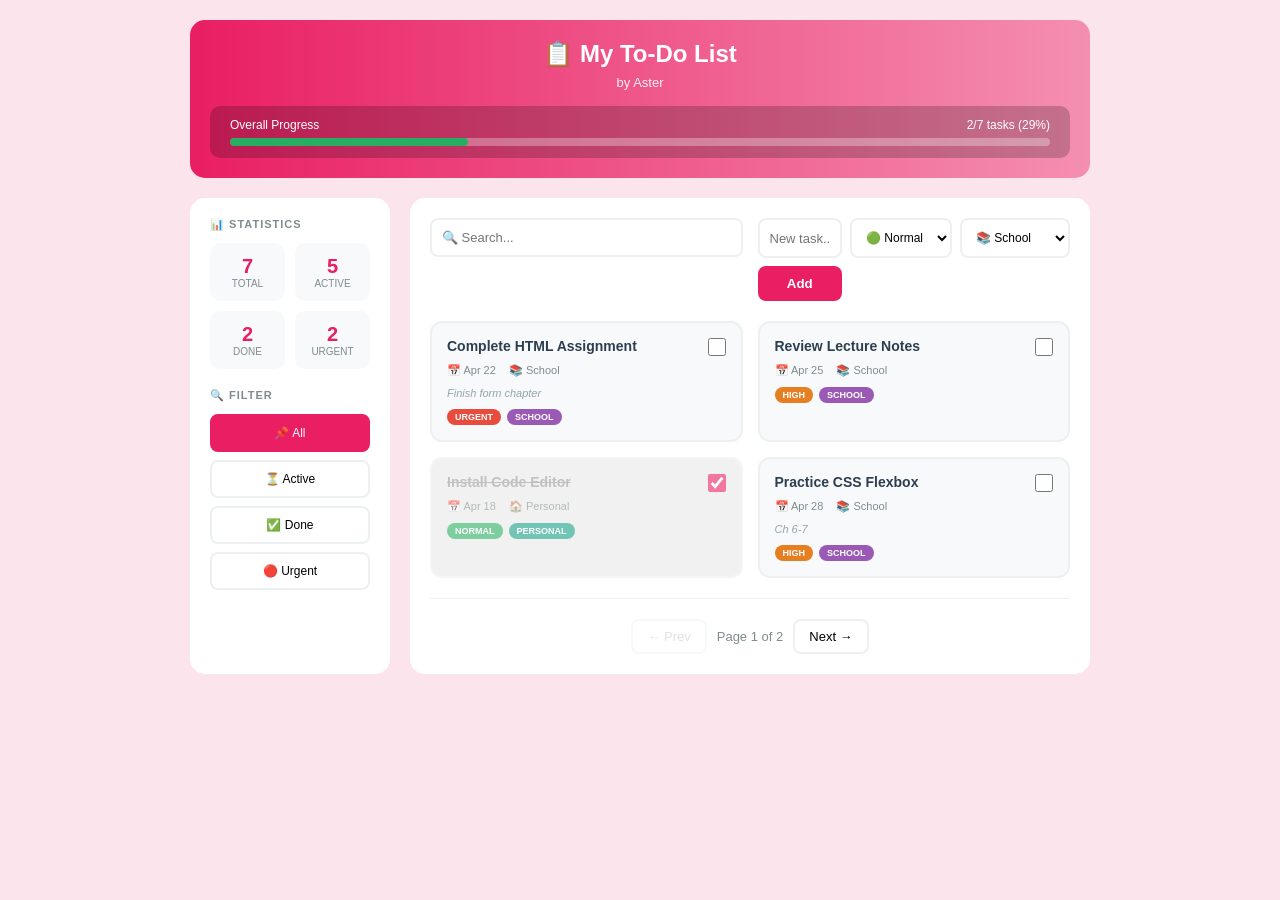
<file: index.html>
<!DOCTYPE html>
<html lang="en">
<head>
    <meta charset="UTF-8">
    <meta name="viewport" content="width=device-width, initial-scale=1.0">
    <title>Aster's To-Do List</title>
    <link rel="stylesheet" href="style.css">
</head>
<body>
    <div class="app">
        <!-- Header -->
        <div class="header">
            <h1>📋 My To-Do List</h1>
            <span class="name">by Aster</span>
            <div class="progress-section">
                <div class="progress-label">
                    <span>Overall Progress</span>
                    <span id="progress-text">0/0 tasks (0%)</span>
                </div>
                <div class="progress-bar">
                    <div class="progress-fill" id="progress-fill"></div>
                </div>
            </div>
        </div>

        <!-- Main Grid -->
        <div class="main-grid">
            <!-- Left Panel -->
            <div class="left-panel">
                <h3>📊 Statistics</h3>
                <div class="stats">
                    <div class="stat-box">
                        <div class="stat-value" id="stat-total">0</div>
                        <div class="stat-label">Total</div>
                    </div>
                    <div class="stat-box">
                        <div class="stat-value" id="stat-active">0</div>
                        <div class="stat-label">Active</div>
                    </div>
                    <div class="stat-box">
                        <div class="stat-value" id="stat-done">0</div>
                        <div class="stat-label">Done</div>
                    </div>
                    <div class="stat-box">
                        <div class="stat-value" id="stat-urgent">0</div>
                        <div class="stat-label">Urgent</div>
                    </div>
                </div>

                <h3>🔍 Filter</h3>
                <button class="filter-btn active" onclick="filterTasks('all', this)">📌 All</button>
                <button class="filter-btn" onclick="filterTasks('active', this)">⏳ Active</button>
                <button class="filter-btn" onclick="filterTasks('done', this)">✅ Done</button>
                <button class="filter-btn" onclick="filterTasks('urgent', this)">🔴 Urgent</button>
            </div>

            <!-- Right Panel -->
            <div class="right-panel">
                <!-- Search & Add Row -->
                <div class="top-row">
                    <div class="search-box">
                        <input type="text" id="searchInput" placeholder="🔍 Search..." onkeyup="searchTasks()">
                    </div>
                    <div class="add-task">
                        <input type="text" id="newTaskInput" placeholder="New task..." required>
                        <select id="newPriority">
                            <option value="urgent">🔴 Urgent</option>
                            <option value="high">🟠 High</option>
                            <option value="normal" selected>🟢 Normal</option>
                            <option value="low">🔵 Low</option>
                        </select>
                        <select id="newCategory">
                            <option value="school">📚 School</option>
                            <option value="work">💼 Work</option>
                            <option value="personal">🏠 Personal</option>
                        </select>
                        <button onclick="addNewTask()" style="padding: 10px; background: #e91e63; color: white; border: none; border-radius: 8px; cursor: pointer; font-weight: bold;">Add</button>
                    </div>
                </div>

                <!-- Task Grid -->
                <div class="task-grid" id="taskList">
                    <div class="task-card" data-priority="urgent" data-category="school">
                        <input type="checkbox" id="t1" onchange="toggleTask(this)">
                        <div class="task-title">Complete HTML Assignment</div>
                        <div class="task-meta">
                            <span>📅 Apr 22</span>
                            <span>📚 School</span>
                        </div>
                        <div class="task-notes">Finish form chapter</div>
                        <div class="task-badges">
                            <span class="badge urgent">Urgent</span>
                            <span class="badge school">School</span>
                        </div>
                    </div>

                    <div class="task-card" data-priority="high" data-category="school">
                        <input type="checkbox" id="t2" onchange="toggleTask(this)">
                        <div class="task-title">Review Lecture Notes</div>
                        <div class="task-meta">
                            <span>📅 Apr 25</span>
                            <span>📚 School</span>
                        </div>
                        <div class="task-badges">
                            <span class="badge high">High</span>
                            <span class="badge school">School</span>
                        </div>
                    </div>

                    <div class="task-card completed" data-priority="normal" data-category="personal">
                        <input type="checkbox" id="t3" checked onchange="toggleTask(this)">
                        <div class="task-title">Install Code Editor</div>
                        <div class="task-meta">
                            <span>📅 Apr 18</span>
                            <span>🏠 Personal</span>
                        </div>
                        <div class="task-badges">
                            <span class="badge normal">Normal</span>
                            <span class="badge personal">Personal</span>
                        </div>
                    </div>

                    <div class="task-card" data-priority="high" data-category="school">
                        <input type="checkbox" id="t4" onchange="toggleTask(this)">
                        <div class="task-title">Practice CSS Flexbox</div>
                        <div class="task-meta">
                            <span>📅 Apr 28</span>
                            <span>📚 School</span>
                        </div>
                        <div class="task-notes">Ch 6-7</div>
                        <div class="task-badges">
                            <span class="badge high">High</span>
                            <span class="badge school">School</span>
                        </div>
                    </div>

                    <div class="task-card" data-priority="urgent" data-category="work">
                        <input type="checkbox" id="t5" onchange="toggleTask(this)">
                        <div class="task-title">Build Portfolio Website</div>
                        <div class="task-meta">
                            <span>📅 May 1</span>
                            <span>💼 Work</span>
                        </div>
                        <div class="task-badges">
                            <span class="badge urgent">Urgent</span>
                            <span class="badge work">Work</span>
                        </div>
                    </div>

                    <div class="task-card completed" data-priority="low" data-category="personal">
                        <input type="checkbox" id="t6" checked onchange="toggleTask(this)">
                        <div class="task-title">Read Documentation</div>
                        <div class="task-meta">
                            <span>📅 Apr 15</span>
                            <span>🏠 Personal</span>
                        </div>
                        <div class="task-badges">
                            <span class="badge low">Low</span>
                            <span class="badge personal">Personal</span>
                        </div>
                    </div>

                    <div class="task-card" data-priority="normal" data-category="school">
                        <input type="checkbox" id="t7" onchange="toggleTask(this)">
                        <div class="task-title">Watch Video Tutorials</div>
                        <div class="task-meta">
                            <span>📅 Apr 30</span>
                            <span>📚 School</span>
                        </div>
                        <div class="task-badges">
                            <span class="badge normal">Normal</span>
                            <span class="badge school">School</span>
                        </div>
                    </div>
                </div>

                <!-- Pagination -->
                <div class="pagination">
                    <button class="page-btn" onclick="changePage(-1)" id="prevBtn">← Prev</button>
                    <span class="page-info">Page <span id="currentPage">1</span> of <span id="totalPages">2</span></span>
                    <button class="page-btn" onclick="changePage(1)" id="nextBtn">Next →</button>
                </div>
            </div>
        </div>

    </div>

    <script>
        // Filter Tasks
        function filterTasks(type, btn) {
            const items = document.querySelectorAll('.task-card');
            const buttons = document.querySelectorAll('.filter-btn');

            buttons.forEach(b => b.classList.remove('active'));
            btn.classList.add('active');

            items.forEach(item => {
                const isCompleted = item.classList.contains('completed');
                const priority = item.dataset.priority;

                let show = true;
                if (type === 'active') show = !isCompleted;
                else if (type === 'done') show = isCompleted;
                else if (type === 'urgent') show = priority === 'urgent';

                item.style.display = show ? 'block' : 'none';
            });
        }

        // Search Tasks
        function searchTasks() {
            const query = document.getElementById('searchInput').value.toLowerCase();
            const items = document.querySelectorAll('.task-card');

            items.forEach(item => {
                const text = item.querySelector('.task-title').textContent.toLowerCase();
                item.style.display = text.includes(query) ? 'block' : 'none';
            });
        }

        // Add New Task
        function addNewTask() {
            const input = document.getElementById('newTaskInput');
            const priority = document.getElementById('newPriority').value;
            const category = document.getElementById('newCategory').value;

            if (!input.value.trim()) return;

            const taskList = document.getElementById('taskList');
            const taskId = 't' + (Date.now());

            const categoryEmoji = {
                'school': '📚 School',
                'work': '💼 Work',
                'personal': '🏠 Personal'
            };

            const newCard = document.createElement('div');
            newCard.className = 'task-card';
            newCard.dataset.priority = priority;
            newCard.dataset.category = category;
            newCard.innerHTML = `
                <input type="checkbox" id="${taskId}" onchange="toggleTask(this)">
                <div class="task-title">${input.value}</div>
                <div class="task-meta">
                    <span>📅 Today</span>
                    <span>${categoryEmoji[category]}</span>
                </div>
                <div class="task-badges">
                    <span class="badge ${priority}">${priority.charAt(0).toUpperCase() + priority.slice(1)}</span>
                    <span class="badge ${category}">${category.charAt(0).toUpperCase() + category.slice(1)}</span>
                </div>
            `;

            taskList.appendChild(newCard);
            input.value = '';
        }

        // Toggle Task Complete
        function toggleTask(checkbox) {
            const card = checkbox.closest('.task-card');
            if (checkbox.checked) {
                card.classList.add('completed');
            } else {
                card.classList.remove('completed');
            }
            updateStats();
        }

        // Update Statistics
        function updateStats() {
            const items = document.querySelectorAll('.task-card');
            const total = items.length;
            const completed = document.querySelectorAll('.task-card.completed').length;
            const active = total - completed;
            const urgent = document.querySelectorAll('.task-card[data-priority="urgent"]').length;
            const percent = total > 0 ? Math.round((completed / total) * 100) : 0;

            document.getElementById('stat-total').textContent = total;
            document.getElementById('stat-active').textContent = active;
            document.getElementById('stat-done').textContent = completed;
            document.getElementById('stat-urgent').textContent = urgent;
            document.getElementById('progress-text').textContent = `${completed}/${total} tasks (${percent}%)`;
            document.getElementById('progress-fill').style.width = percent + '%';
        }

        // Pagination
        let currentPage = 1;
        const tasksPerPage = 4;

        function updatePagination() {
            const items = document.querySelectorAll('.task-card');
            const totalPages = Math.ceil(items.length / tasksPerPage);

            items.forEach((item, index) => {
                const pageNum = Math.floor(index / tasksPerPage) + 1;
                item.style.display = pageNum === currentPage ? 'block' : 'none';
            });

            document.getElementById('currentPage').textContent = currentPage;
            document.getElementById('totalPages').textContent = totalPages;
            document.getElementById('prevBtn').disabled = currentPage === 1;
            document.getElementById('nextBtn').disabled = currentPage === totalPages;
        }

        function changePage(direction) {
            const items = document.querySelectorAll('.task-card');
            const totalPages = Math.ceil(items.length / tasksPerPage);

            currentPage += direction;
            if (currentPage < 1) currentPage = 1;
            if (currentPage > totalPages) currentPage = totalPages;

            updatePagination();
        }

        // Initialize on load
        document.addEventListener('DOMContentLoaded', function() {
            updatePagination();
            updateStats();
        });

        // Update after adding new task
        const originalAddTask = addNewTask;
        addNewTask = function() {
            originalAddTask();
            updatePagination();
            updateStats();
        }
    </script>
</body>
</html>
</file>
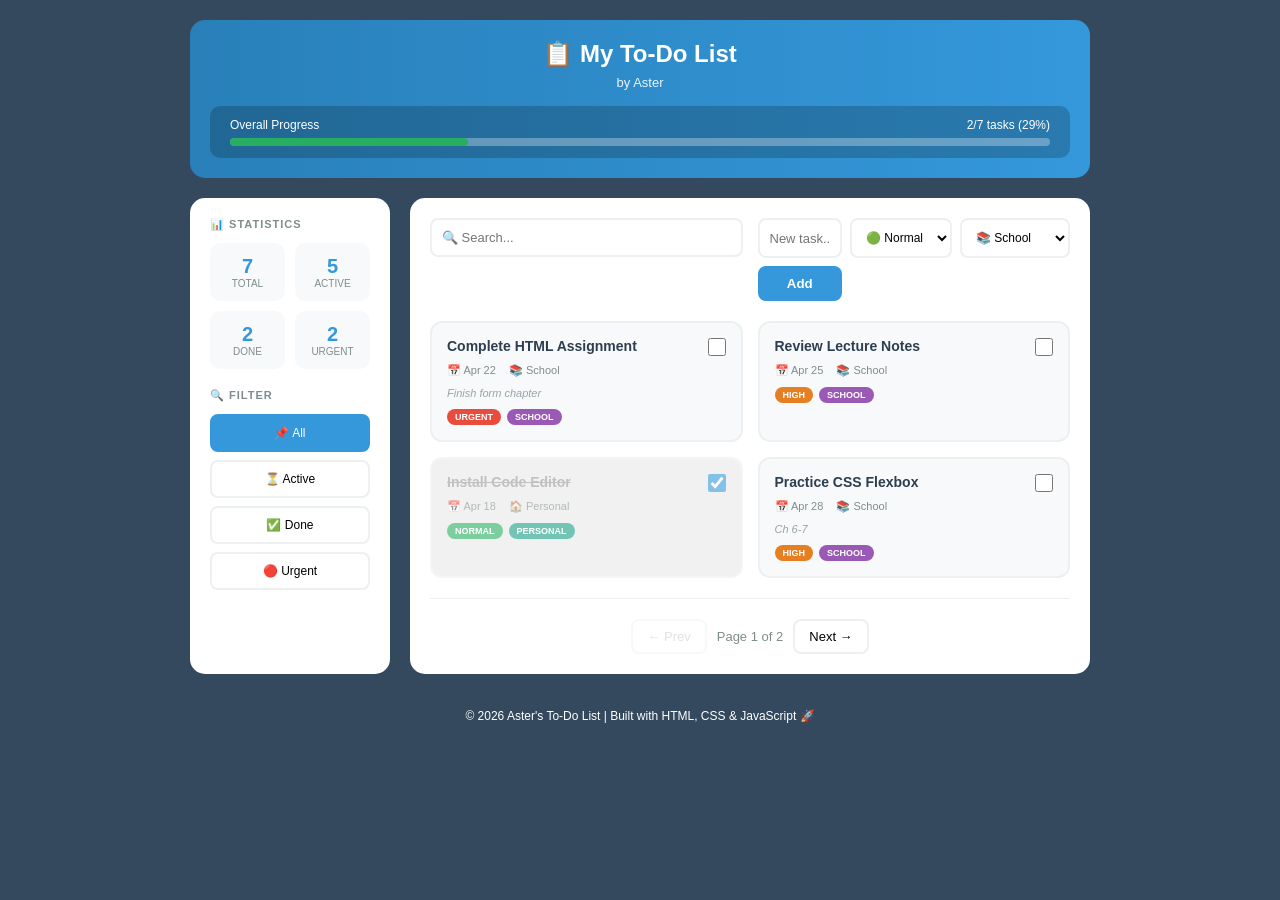
<file: todo.html>
<!DOCTYPE html>
<html lang="en">
<head>
    <meta charset="UTF-8">
    <meta name="viewport" content="width=device-width, initial-scale=1.0">
    <title>Aster's To-Do List</title>
    <style>
        * {
            margin: 0;
            padding: 0;
            box-sizing: border-box;
        }

        body {
            font-family: 'Segoe UI', Arial, sans-serif;
            background-color: #34495e;
            min-height: 100vh;
            padding: 20px;
        }

        .app {
            max-width: 900px;
            margin: 0 auto;
        }

        /* Header */
        .header {
            background: linear-gradient(to right, #2980b9, #3498db);
            color: white;
            padding: 20px;
            border-radius: 15px;
            margin-bottom: 20px;
            text-align: center;
        }

        .header h1 {
            font-size: 24px;
            margin-bottom: 5px;
        }

        .header .name {
            font-size: 13px;
            opacity: 0.9;
        }

        /* Progress Bar */
        .progress-section {
            background: rgba(0,0,0,0.2);
            padding: 12px 20px;
            border-radius: 10px;
            margin-top: 15px;
        }

        .progress-label {
            display: flex;
            justify-content: space-between;
            font-size: 12px;
            margin-bottom: 6px;
        }

        .progress-bar {
            height: 8px;
            background: rgba(255,255,255,0.3);
            border-radius: 10px;
            overflow: hidden;
        }

        .progress-fill {
            height: 100%;
            background: #27ae60;
            width: 29%;
            border-radius: 10px;
            transition: width 0.5s ease;
        }

        /* Grid Layout */
        .main-grid {
            display: grid;
            grid-template-columns: 200px 1fr;
            gap: 20px;
        }

        /* Left Panel */
        .left-panel {
            background: white;
            border-radius: 15px;
            padding: 20px;
        }

        .left-panel h3 {
            font-size: 11px;
            text-transform: uppercase;
            color: #7f8c8d;
            margin-bottom: 12px;
            letter-spacing: 1px;
        }

        .stats {
            display: grid;
            grid-template-columns: 1fr 1fr;
            gap: 10px;
            margin-bottom: 20px;
        }

        .stat-box {
            background: #f8f9fa;
            padding: 12px;
            border-radius: 10px;
            text-align: center;
        }

        .stat-value {
            font-size: 20px;
            font-weight: bold;
            color: #3498db;
        }

        .stat-label {
            font-size: 10px;
            color: #7f8c8d;
            text-transform: uppercase;
        }

        .filter-btn {
            display: block;
            width: 100%;
            padding: 10px;
            margin-bottom: 8px;
            border: 2px solid #ecf0f1;
            background: white;
            border-radius: 8px;
            font-size: 12px;
            cursor: pointer;
            transition: all 0.2s;
        }

        .filter-btn:hover {
            border-color: #3498db;
        }

        .filter-btn.active {
            background: #3498db;
            color: white;
            border-color: #3498db;
        }

        /* Right Panel */
        .right-panel {
            background: white;
            border-radius: 15px;
            padding: 20px;
        }

        /* Search & Add */
        .top-row {
            display: grid;
            grid-template-columns: 1fr 1fr;
            gap: 15px;
            margin-bottom: 20px;
        }

        .search-box input, .add-task input {
            width: 100%;
            padding: 10px;
            border: 2px solid #ecf0f1;
            border-radius: 8px;
            font-size: 13px;
            outline: none;
        }

        .search-box input:focus, .add-task input:focus {
            border-color: #3498db;
        }

        .add-task {
            display: grid;
            grid-template-columns: 2fr 1fr 1fr;
            gap: 8px;
        }

        .add-task select {
            padding: 10px;
            border: 2px solid #ecf0f1;
            border-radius: 8px;
            font-size: 12px;
            background: white;
            cursor: pointer;
        }

        /* Task Grid */
        .task-grid {
            display: grid;
            grid-template-columns: repeat(2, 1fr);
            gap: 15px;
        }

        .task-card {
            background: #f8f9fa;
            border: 2px solid #ecf0f1;
            border-radius: 12px;
            padding: 15px;
            transition: all 0.2s;
            position: relative;
        }

        .task-card:hover {
            border-color: #3498db;
            transform: translateY(-3px);
            box-shadow: 0 5px 15px rgba(52, 152, 219, 0.2);
        }

        /* Pagination */
        .pagination {
            display: flex;
            justify-content: center;
            align-items: center;
            gap: 10px;
            margin-top: 20px;
            padding-top: 20px;
            border-top: 1px solid #ecf0f1;
        }

        .page-btn {
            padding: 8px 14px;
            border: 2px solid #ecf0f1;
            background: white;
            border-radius: 8px;
            cursor: pointer;
            font-size: 13px;
            transition: all 0.2s;
        }

        .page-btn:hover {
            border-color: #3498db;
        }

        .page-btn.active {
            background: #3498db;
            color: white;
            border-color: #3498db;
        }

        .page-btn:disabled {
            opacity: 0.4;
            cursor: not-allowed;
        }

        .page-info {
            font-size: 13px;
            color: #7f8c8d;
        }

        .task-card.completed {
            opacity: 0.6;
            background: #e8e8e8;
        }

        .task-card.completed .task-title {
            text-decoration: line-through;
            color: #999;
        }

        .task-card input[type="checkbox"] {
            position: absolute;
            top: 15px;
            right: 15px;
            width: 18px;
            height: 18px;
            cursor: pointer;
            accent-color: #3498db;
        }

        .task-title {
            font-size: 14px;
            font-weight: 600;
            color: #2c3e50;
            margin-bottom: 10px;
            padding-right: 25px;
        }

        .task-meta {
            font-size: 11px;
            color: #7f8c8d;
            margin-bottom: 10px;
        }

        .task-meta span {
            margin-right: 10px;
        }

        .task-notes {
            font-size: 11px;
            color: #95a5a6;
            font-style: italic;
            margin-bottom: 10px;
        }

        .task-badges {
            display: flex;
            gap: 6px;
            flex-wrap: wrap;
        }

        .badge {
            padding: 3px 8px;
            border-radius: 10px;
            font-size: 9px;
            font-weight: bold;
            text-transform: uppercase;
        }

        .badge.urgent { background: #e74c3c; color: white; }
        .badge.high { background: #e67e22; color: white; }
        .badge.normal { background: #27ae60; color: white; }
        .badge.low { background: #3498db; color: white; }
        .badge.school { background: #9b59b6; color: white; }
        .badge.work { background: #34495e; color: white; }
        .badge.personal { background: #16a085; color: white; }

        /* Footer */
        .footer {
            text-align: center;
            padding: 15px;
            color: white;
            font-size: 12px;
            margin-top: 20px;
        }

        /* Responsive */
        @media (max-width: 768px) {
            .main-grid {
                grid-template-columns: 1fr;
            }
            .top-row {
                grid-template-columns: 1fr;
            }
            .task-grid {
                grid-template-columns: 1fr;
            }
        }
    </style>
</head>
<body>
    <div class="app">
        <!-- Header -->
        <div class="header">
            <h1>📋 My To-Do List</h1>
            <span class="name">by Aster</span>
            <div class="progress-section">
                <div class="progress-label">
                    <span>Overall Progress</span>
                    <span id="progress-text">0/0 tasks (0%)</span>
                </div>
                <div class="progress-bar">
                    <div class="progress-fill" id="progress-fill"></div>
                </div>
            </div>
        </div>

        <!-- Main Grid -->
        <div class="main-grid">
            <!-- Left Panel -->
            <div class="left-panel">
                <h3>📊 Statistics</h3>
                <div class="stats">
                    <div class="stat-box">
                        <div class="stat-value" id="stat-total">0</div>
                        <div class="stat-label">Total</div>
                    </div>
                    <div class="stat-box">
                        <div class="stat-value" id="stat-active">0</div>
                        <div class="stat-label">Active</div>
                    </div>
                    <div class="stat-box">
                        <div class="stat-value" id="stat-done">0</div>
                        <div class="stat-label">Done</div>
                    </div>
                    <div class="stat-box">
                        <div class="stat-value" id="stat-urgent">0</div>
                        <div class="stat-label">Urgent</div>
                    </div>
                </div>

                <h3>🔍 Filter</h3>
                <button class="filter-btn active" onclick="filterTasks('all', this)">📌 All</button>
                <button class="filter-btn" onclick="filterTasks('active', this)">⏳ Active</button>
                <button class="filter-btn" onclick="filterTasks('done', this)">✅ Done</button>
                <button class="filter-btn" onclick="filterTasks('urgent', this)">🔴 Urgent</button>
            </div>

            <!-- Right Panel -->
            <div class="right-panel">
                <!-- Search & Add Row -->
                <div class="top-row">
                    <div class="search-box">
                        <input type="text" id="searchInput" placeholder="🔍 Search..." onkeyup="searchTasks()">
                    </div>
                    <div class="add-task">
                        <input type="text" id="newTaskInput" placeholder="New task..." required>
                        <select id="newPriority">
                            <option value="urgent">🔴 Urgent</option>
                            <option value="high">🟠 High</option>
                            <option value="normal" selected>🟢 Normal</option>
                            <option value="low">🔵 Low</option>
                        </select>
                        <select id="newCategory">
                            <option value="school">📚 School</option>
                            <option value="work">💼 Work</option>
                            <option value="personal">🏠 Personal</option>
                        </select>
                        <button onclick="addNewTask()" style="padding: 10px; background: #3498db; color: white; border: none; border-radius: 8px; cursor: pointer; font-weight: bold;">Add</button>
                    </div>
                </div>

                <!-- Task Grid -->
                <div class="task-grid" id="taskList">
                    <div class="task-card" data-priority="urgent" data-category="school">
                        <input type="checkbox" id="t1" onchange="toggleTask(this)">
                        <div class="task-title">Complete HTML Assignment</div>
                        <div class="task-meta">
                            <span>📅 Apr 22</span>
                            <span>📚 School</span>
                        </div>
                        <div class="task-notes">Finish form chapter</div>
                        <div class="task-badges">
                            <span class="badge urgent">Urgent</span>
                            <span class="badge school">School</span>
                        </div>
                    </div>

                    <div class="task-card" data-priority="high" data-category="school">
                        <input type="checkbox" id="t2" onchange="toggleTask(this)">
                        <div class="task-title">Review Lecture Notes</div>
                        <div class="task-meta">
                            <span>📅 Apr 25</span>
                            <span>📚 School</span>
                        </div>
                        <div class="task-badges">
                            <span class="badge high">High</span>
                            <span class="badge school">School</span>
                        </div>
                    </div>

                    <div class="task-card completed" data-priority="normal" data-category="personal">
                        <input type="checkbox" id="t3" checked onchange="toggleTask(this)">
                        <div class="task-title">Install Code Editor</div>
                        <div class="task-meta">
                            <span>📅 Apr 18</span>
                            <span>🏠 Personal</span>
                        </div>
                        <div class="task-badges">
                            <span class="badge normal">Normal</span>
                            <span class="badge personal">Personal</span>
                        </div>
                    </div>

                    <div class="task-card" data-priority="high" data-category="school">
                        <input type="checkbox" id="t4" onchange="toggleTask(this)">
                        <div class="task-title">Practice CSS Flexbox</div>
                        <div class="task-meta">
                            <span>📅 Apr 28</span>
                            <span>📚 School</span>
                        </div>
                        <div class="task-notes">Ch 6-7</div>
                        <div class="task-badges">
                            <span class="badge high">High</span>
                            <span class="badge school">School</span>
                        </div>
                    </div>

                    <div class="task-card" data-priority="urgent" data-category="work">
                        <input type="checkbox" id="t5" onchange="toggleTask(this)">
                        <div class="task-title">Build Portfolio Website</div>
                        <div class="task-meta">
                            <span>📅 May 1</span>
                            <span>💼 Work</span>
                        </div>
                        <div class="task-badges">
                            <span class="badge urgent">Urgent</span>
                            <span class="badge work">Work</span>
                        </div>
                    </div>

                    <div class="task-card completed" data-priority="low" data-category="personal">
                        <input type="checkbox" id="t6" checked onchange="toggleTask(this)">
                        <div class="task-title">Read Documentation</div>
                        <div class="task-meta">
                            <span>📅 Apr 15</span>
                            <span>🏠 Personal</span>
                        </div>
                        <div class="task-badges">
                            <span class="badge low">Low</span>
                            <span class="badge personal">Personal</span>
                        </div>
                    </div>

                    <div class="task-card" data-priority="normal" data-category="school">
                        <input type="checkbox" id="t7" onchange="toggleTask(this)">
                        <div class="task-title">Watch Video Tutorials</div>
                        <div class="task-meta">
                            <span>📅 Apr 30</span>
                            <span>📚 School</span>
                        </div>
                        <div class="task-badges">
                            <span class="badge normal">Normal</span>
                            <span class="badge school">School</span>
                        </div>
                    </div>
                </div>

                <!-- Pagination -->
                <div class="pagination">
                    <button class="page-btn" onclick="changePage(-1)" id="prevBtn">← Prev</button>
                    <span class="page-info">Page <span id="currentPage">1</span> of <span id="totalPages">2</span></span>
                    <button class="page-btn" onclick="changePage(1)" id="nextBtn">Next →</button>
                </div>
            </div>
        </div>

        <!-- Footer -->
        <div class="footer">
            © 2026 Aster's To-Do List | Built with HTML, CSS & JavaScript 🚀
        </div>
    </div>

    <script>
        // Filter Tasks
        function filterTasks(type, btn) {
            const items = document.querySelectorAll('.task-card');
            const buttons = document.querySelectorAll('.filter-btn');

            buttons.forEach(b => b.classList.remove('active'));
            btn.classList.add('active');

            items.forEach(item => {
                const isCompleted = item.classList.contains('completed');
                const priority = item.dataset.priority;

                let show = true;
                if (type === 'active') show = !isCompleted;
                else if (type === 'done') show = isCompleted;
                else if (type === 'urgent') show = priority === 'urgent';

                item.style.display = show ? 'block' : 'none';
            });
        }

        // Search Tasks
        function searchTasks() {
            const query = document.getElementById('searchInput').value.toLowerCase();
            const items = document.querySelectorAll('.task-card');

            items.forEach(item => {
                const text = item.querySelector('.task-title').textContent.toLowerCase();
                item.style.display = text.includes(query) ? 'block' : 'none';
            });
        }

        // Add New Task
        function addNewTask() {
            const input = document.getElementById('newTaskInput');
            const priority = document.getElementById('newPriority').value;
            const category = document.getElementById('newCategory').value;

            if (!input.value.trim()) return;

            const taskList = document.getElementById('taskList');
            const taskId = 't' + (Date.now());

            const categoryEmoji = {
                'school': '📚 School',
                'work': '💼 Work',
                'personal': '🏠 Personal'
            };

            const newCard = document.createElement('div');
            newCard.className = 'task-card';
            newCard.dataset.priority = priority;
            newCard.dataset.category = category;
            newCard.innerHTML = `
                <input type="checkbox" id="${taskId}" onchange="toggleTask(this)">
                <div class="task-title">${input.value}</div>
                <div class="task-meta">
                    <span>📅 Today</span>
                    <span>${categoryEmoji[category]}</span>
                </div>
                <div class="task-badges">
                    <span class="badge ${priority}">${priority.charAt(0).toUpperCase() + priority.slice(1)}</span>
                    <span class="badge ${category}">${category.charAt(0).toUpperCase() + category.slice(1)}</span>
                </div>
            `;

            taskList.appendChild(newCard);
            input.value = '';
        }

        // Toggle Task Complete
        function toggleTask(checkbox) {
            const card = checkbox.closest('.task-card');
            if (checkbox.checked) {
                card.classList.add('completed');
            } else {
                card.classList.remove('completed');
            }
            updateStats();
        }

        // Update Statistics
        function updateStats() {
            const items = document.querySelectorAll('.task-card');
            const total = items.length;
            const completed = document.querySelectorAll('.task-card.completed').length;
            const active = total - completed;
            const urgent = document.querySelectorAll('.task-card[data-priority="urgent"]').length;
            const percent = total > 0 ? Math.round((completed / total) * 100) : 0;

            document.getElementById('stat-total').textContent = total;
            document.getElementById('stat-active').textContent = active;
            document.getElementById('stat-done').textContent = completed;
            document.getElementById('stat-urgent').textContent = urgent;
            document.getElementById('progress-text').textContent = `${completed}/${total} tasks (${percent}%)`;
            document.getElementById('progress-fill').style.width = percent + '%';
        }

        // Pagination
        let currentPage = 1;
        const tasksPerPage = 4;

        function updatePagination() {
            const items = document.querySelectorAll('.task-card');
            const totalPages = Math.ceil(items.length / tasksPerPage);

            items.forEach((item, index) => {
                const pageNum = Math.floor(index / tasksPerPage) + 1;
                item.style.display = pageNum === currentPage ? 'block' : 'none';
            });

            document.getElementById('currentPage').textContent = currentPage;
            document.getElementById('totalPages').textContent = totalPages;
            document.getElementById('prevBtn').disabled = currentPage === 1;
            document.getElementById('nextBtn').disabled = currentPage === totalPages;
        }

        function changePage(direction) {
            const items = document.querySelectorAll('.task-card');
            const totalPages = Math.ceil(items.length / tasksPerPage);

            currentPage += direction;
            if (currentPage < 1) currentPage = 1;
            if (currentPage > totalPages) currentPage = totalPages;

            updatePagination();
        }

        // Initialize on load
        document.addEventListener('DOMContentLoaded', function() {
            updatePagination();
            updateStats();
        });

        // Update after adding new task
        const originalAddTask = addNewTask;
        addNewTask = function() {
            originalAddTask();
            updatePagination();
            updateStats();
        }
    </script>
</body>
</html>
</file>
<file: style.css>
* {
    margin: 0;
    padding: 0;
    box-sizing: border-box;
}

body {
    font-family: 'Segoe UI', Arial, sans-serif;
    background-color: #fce4ec;
    min-height: 100vh;
    padding: 20px;
}

.app {
    max-width: 900px;
    margin: 0 auto;
}

/* Header */
.header {
    background: linear-gradient(to right, #e91e63, #f48fb1);
    color: white;
    padding: 20px;
    border-radius: 15px;
    margin-bottom: 20px;
    text-align: center;
}

.header h1 {
    font-size: 24px;
    margin-bottom: 5px;
}

.header .name {
    font-size: 13px;
    opacity: 0.9;
}

/* Progress Bar */
.progress-section {
    background: rgba(0,0,0,0.2);
    padding: 12px 20px;
    border-radius: 10px;
    margin-top: 15px;
}

.progress-label {
    display: flex;
    justify-content: space-between;
    font-size: 12px;
    margin-bottom: 6px;
}

.progress-bar {
    height: 8px;
    background: rgba(255,255,255,0.3);
    border-radius: 10px;
    overflow: hidden;
}

.progress-fill {
    height: 100%;
    background: #27ae60;
    width: 29%;
    border-radius: 10px;
    transition: width 0.5s ease;
}

/* Grid Layout */
.main-grid {
    display: grid;
    grid-template-columns: 200px 1fr;
    gap: 20px;
}

/* Left Panel */
.left-panel {
    background: white;
    border-radius: 15px;
    padding: 20px;
}

.left-panel h3 {
    font-size: 11px;
    text-transform: uppercase;
    color: #7f8c8d;
    margin-bottom: 12px;
    letter-spacing: 1px;
}

.stats {
    display: grid;
    grid-template-columns: 1fr 1fr;
    gap: 10px;
    margin-bottom: 20px;
}

.stat-box {
    background: #f8f9fa;
    padding: 12px;
    border-radius: 10px;
    text-align: center;
}

.stat-value {
    font-size: 20px;
    font-weight: bold;
    color: #e91e63;
}

.stat-label {
    font-size: 10px;
    color: #7f8c8d;
    text-transform: uppercase;
}

.filter-btn {
    display: block;
    width: 100%;
    padding: 10px;
    margin-bottom: 8px;
    border: 2px solid #ecf0f1;
    background: white;
    border-radius: 8px;
    font-size: 12px;
    cursor: pointer;
    transition: all 0.2s;
}

.filter-btn:hover {
    border-color: #e91e63;
}

.filter-btn.active {
    background: #e91e63;
    color: white;
    border-color: #e91e63;
}

/* Right Panel */
.right-panel {
    background: white;
    border-radius: 15px;
    padding: 20px;
}

/* Search & Add */
.top-row {
    display: grid;
    grid-template-columns: 1fr 1fr;
    gap: 15px;
    margin-bottom: 20px;
}

.search-box input, .add-task input {
    width: 100%;
    padding: 10px;
    border: 2px solid #ecf0f1;
    border-radius: 8px;
    font-size: 13px;
    outline: none;
}

.search-box input:focus, .add-task input:focus {
    border-color: #e91e63;
}

.add-task {
    display: grid;
    grid-template-columns: 2fr 1fr 1fr;
    gap: 8px;
}

.add-task select {
    padding: 10px;
    border: 2px solid #ecf0f1;
    border-radius: 8px;
    font-size: 12px;
    background: white;
    cursor: pointer;
}

/* Task Grid */
.task-grid {
    display: grid;
    grid-template-columns: repeat(2, 1fr);
    gap: 15px;
}

.task-card {
    background: #f8f9fa;
    border: 2px solid #ecf0f1;
    border-radius: 12px;
    padding: 15px;
    transition: all 0.2s;
    position: relative;
}

.task-card:hover {
    border-color: #e91e63;
    transform: translateY(-3px);
    box-shadow: 0 5px 15px rgba(233, 30, 99, 0.2);
}

.task-card.completed {
    opacity: 0.6;
    background: #e8e8e8;
}

.task-card.completed .task-title {
    text-decoration: line-through;
    color: #999;
}

.task-card input[type="checkbox"] {
    position: absolute;
    top: 15px;
    right: 15px;
    width: 18px;
    height: 18px;
    cursor: pointer;
    accent-color: #e91e63;
}

.task-title {
    font-size: 14px;
    font-weight: 600;
    color: #2c3e50;
    margin-bottom: 10px;
    padding-right: 25px;
}

.task-meta {
    font-size: 11px;
    color: #7f8c8d;
    margin-bottom: 10px;
}

.task-meta span {
    margin-right: 10px;
}

.task-notes {
    font-size: 11px;
    color: #95a5a6;
    font-style: italic;
    margin-bottom: 10px;
}

.task-badges {
    display: flex;
    gap: 6px;
    flex-wrap: wrap;
}

.badge {
    padding: 3px 8px;
    border-radius: 10px;
    font-size: 9px;
    font-weight: bold;
    text-transform: uppercase;
}

.badge.urgent { background: #e74c3c; color: white; }
.badge.high { background: #e67e22; color: white; }
.badge.normal { background: #27ae60; color: white; }
.badge.low { background: #f06292; color: white; }
.badge.school { background: #9b59b6; color: white; }
.badge.work { background: #34495e; color: white; }
.badge.personal { background: #16a085; color: white; }

/* Pagination */
.pagination {
    display: flex;
    justify-content: center;
    align-items: center;
    gap: 10px;
    margin-top: 20px;
    padding-top: 20px;
    border-top: 1px solid #ecf0f1;
}

.page-btn {
    padding: 8px 14px;
    border: 2px solid #ecf0f1;
    background: white;
    border-radius: 8px;
    cursor: pointer;
    font-size: 13px;
    transition: all 0.2s;
}

.page-btn:hover {
    border-color: #e91e63;
}

.page-btn.active {
    background: #e91e63;
    color: white;
    border-color: #e91e63;
}

.page-btn:disabled {
    opacity: 0.4;
    cursor: not-allowed;
}

.page-info {
    font-size: 13px;
    color: #7f8c8d;
}

/* Responsive */
@media (max-width: 768px) {
    .main-grid {
        grid-template-columns: 1fr;
    }
    .top-row {
        grid-template-columns: 1fr;
    }
    .task-grid {
        grid-template-columns: 1fr;
    }
}
</file>
